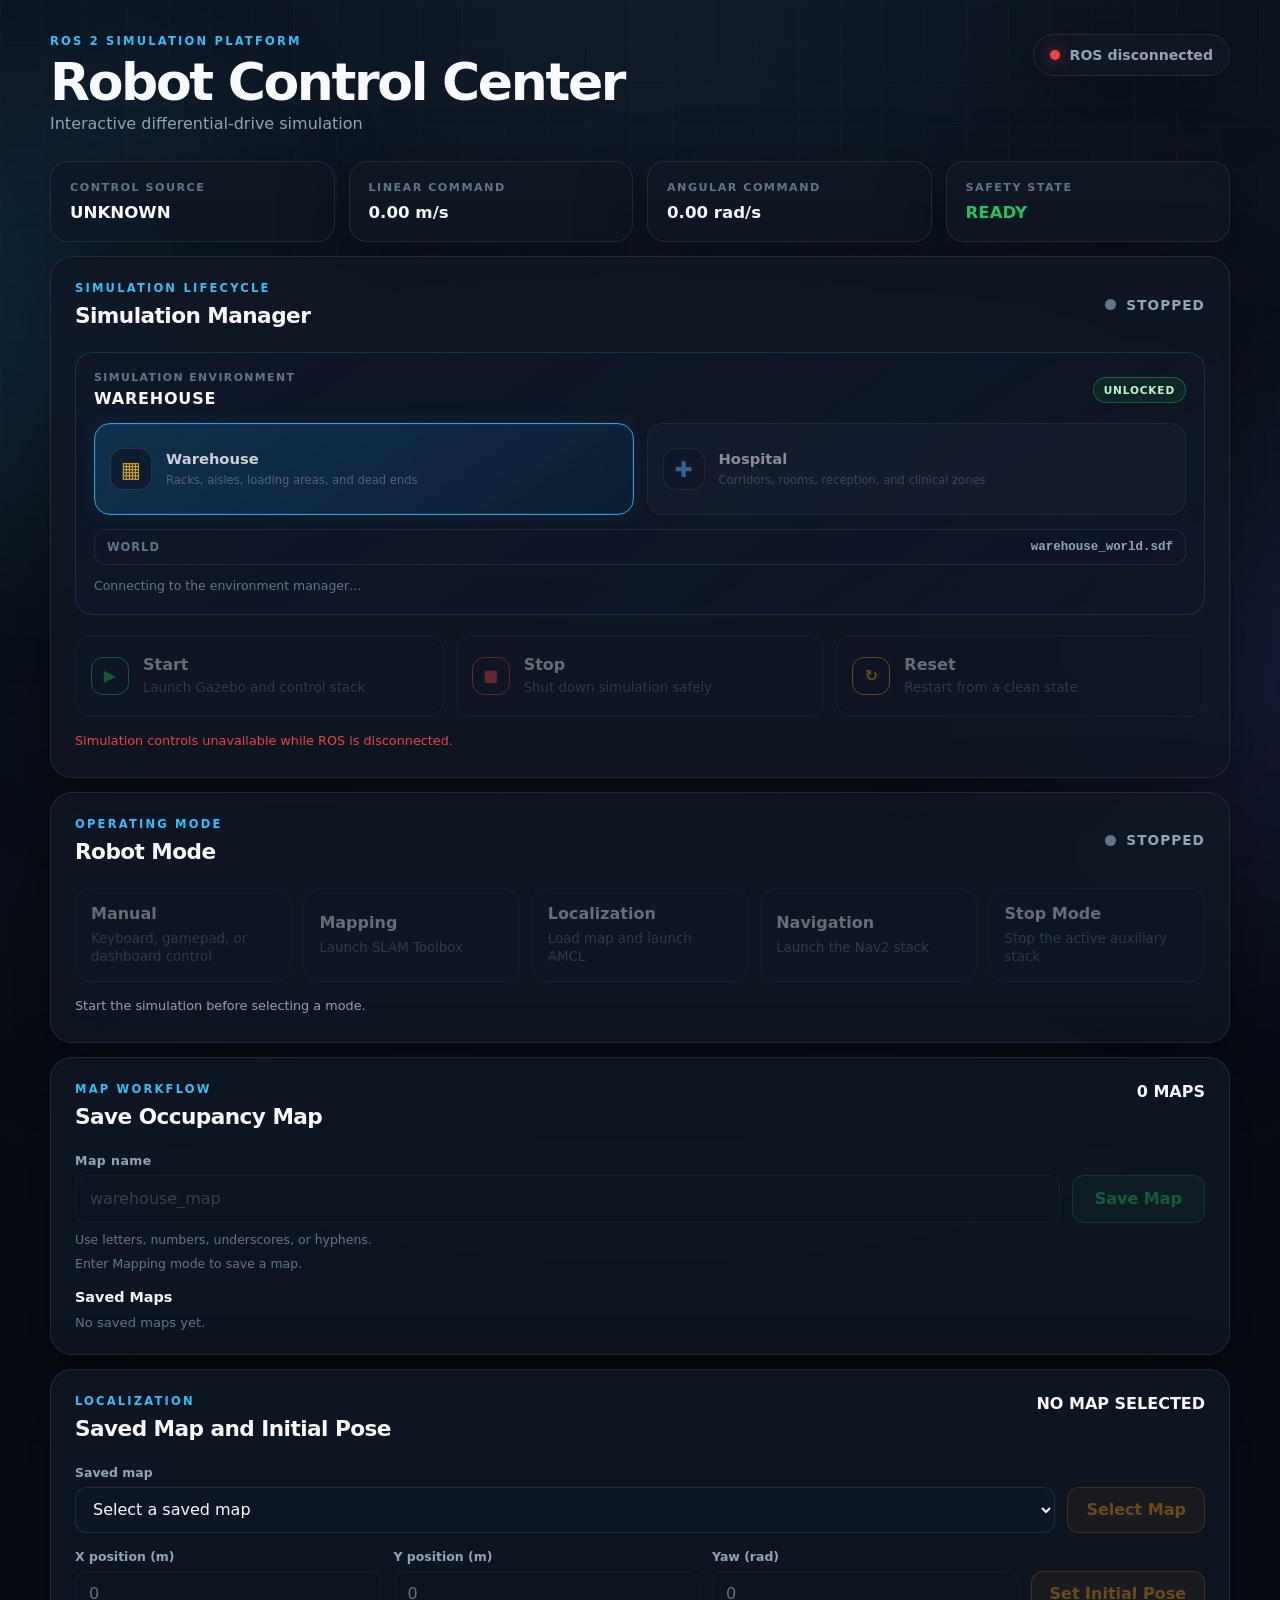
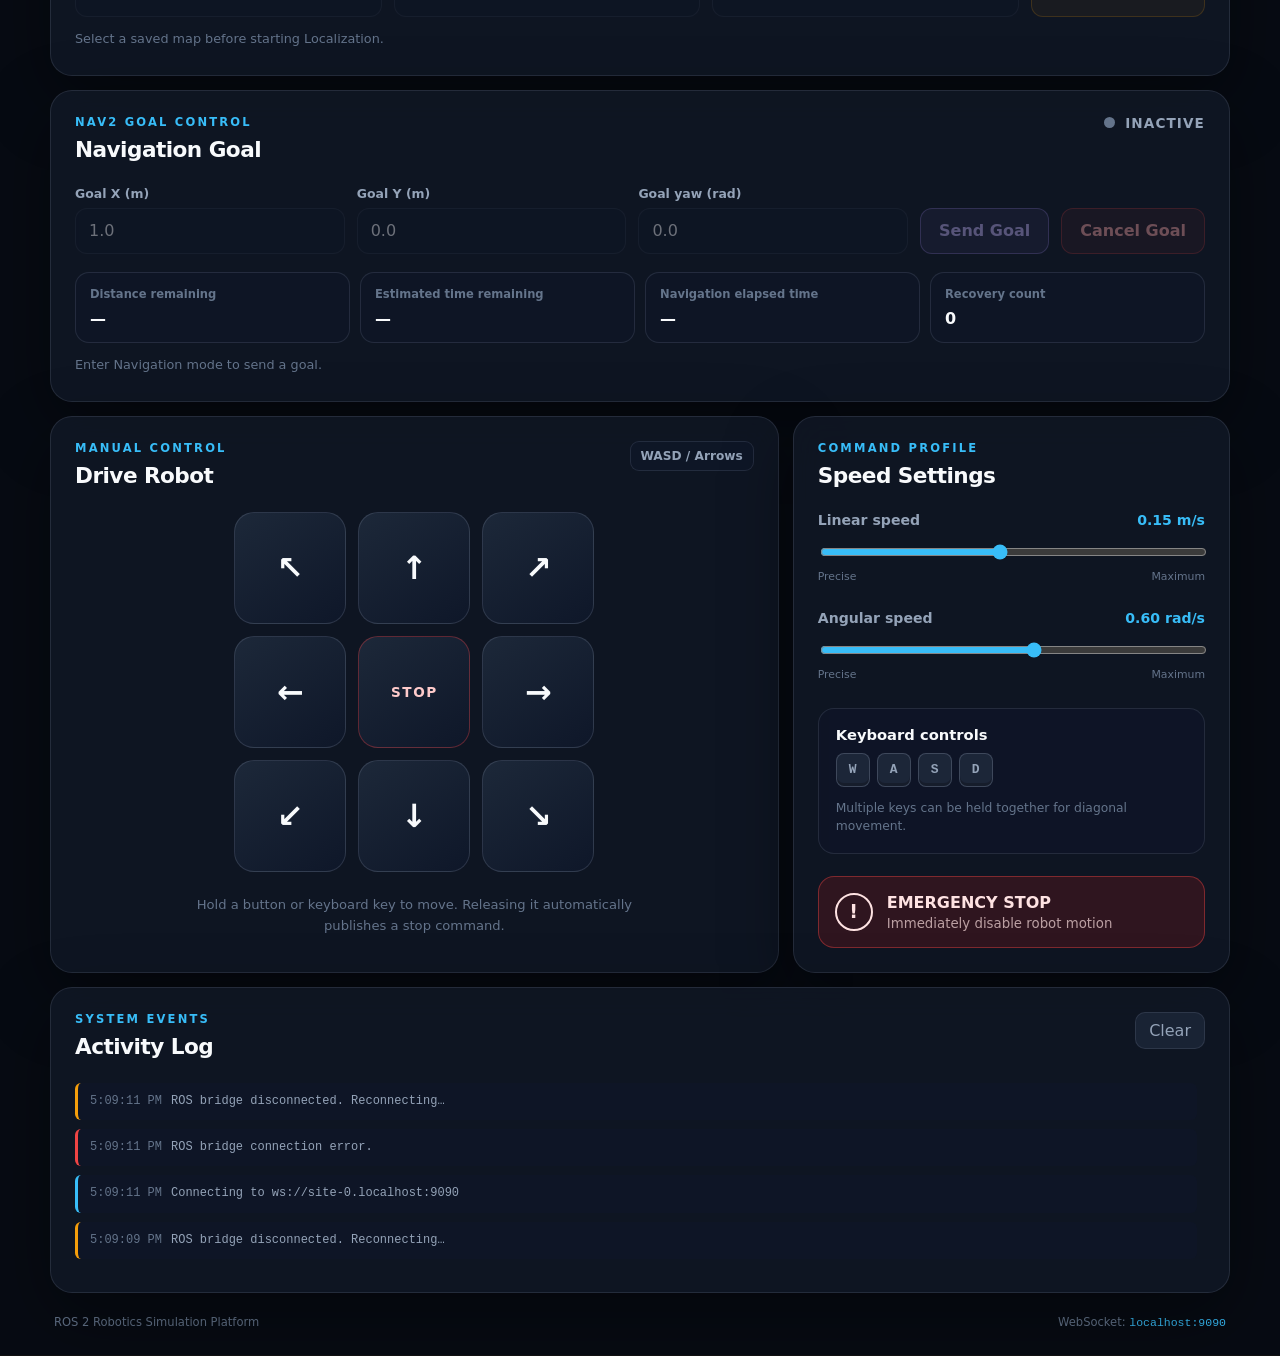
<file: ros2_ws/src/cpp_robotics_sim_ros/web/dashboard/index.html>
<!doctype html>
<html lang="en">
<head>
  <meta charset="utf-8">
  <meta
    name="viewport"
    content="width=device-width, initial-scale=1"
  >

  <title>Robotics Simulation Control Center</title>

  <link rel="stylesheet" href="styles.css">
</head>

<body>
  <div class="background-grid"></div>
  <div class="background-glow background-glow-left"></div>
  <div class="background-glow background-glow-right"></div>

  <main class="app-shell">
    <header class="topbar">
      <div>
        <p class="eyebrow">ROS 2 SIMULATION PLATFORM</p>
        <h1>Robot Control Center</h1>
        <p class="subtitle">
          Interactive differential-drive simulation
        </p>
      </div>

      <div class="header-status">
        <div class="status-pill">
          <span
            id="connectionIndicator"
            class="status-indicator disconnected"
          ></span>

          <span id="connectionText">
            Connecting to ROS…
          </span>
        </div>
      </div>
    </header>

    <section class="status-grid">
      <article class="status-card">
        <span class="card-label">CONTROL SOURCE</span>
        <strong id="activeSource" class="status-value">
          UNKNOWN
        </strong>
      </article>

      <article class="status-card">
        <span class="card-label">LINEAR COMMAND</span>
        <strong id="linearCommand" class="status-value">
          0.00 m/s
        </strong>
      </article>

      <article class="status-card">
        <span class="card-label">ANGULAR COMMAND</span>
        <strong id="angularCommand" class="status-value">
          0.00 rad/s
        </strong>
      </article>

      <article class="status-card">
        <span class="card-label">SAFETY STATE</span>
        <strong id="safetyState" class="status-value safe">
          READY
        </strong>
      </article>
    </section>

    <section class="panel simulation-panel">
      <div class="panel-heading simulation-heading">
        <div>
          <p class="eyebrow">SIMULATION LIFECYCLE</p>
          <h2>Simulation Manager</h2>
        </div>

        <div class="simulation-state-wrapper">
          <span
            id="simulationStateIndicator"
            class="simulation-state-indicator stopped"
          ></span>

          <strong id="simulationState">
            STOPPED
          </strong>
        </div>
      </div>

      <div class="environment-selector">
        <div class="environment-selector-heading">
          <div>
            <span class="environment-label">
              SIMULATION ENVIRONMENT
            </span>

            <strong id="selectedEnvironmentLabel">
              WAREHOUSE
            </strong>
          </div>

          <span
            id="environmentLockBadge"
            class="environment-lock-badge unlocked"
          >
            UNLOCKED
          </span>
        </div>

        <div class="environment-options">
          <button
            id="warehouseEnvironmentButton"
            class="environment-button warehouse active"
            type="button"
            data-environment="warehouse"
            disabled
          >
            <span class="environment-icon">▦</span>

            <span>
              <strong>Warehouse</strong>
              <small>
                Racks, aisles, loading areas, and dead ends
              </small>
            </span>
          </button>

          <button
            id="hospitalEnvironmentButton"
            class="environment-button hospital"
            type="button"
            data-environment="hospital"
            disabled
          >
            <span class="environment-icon">✚</span>

            <span>
              <strong>Hospital</strong>
              <small>
                Corridors, rooms, reception, and clinical zones
              </small>
            </span>
          </button>
        </div>

        <div class="environment-details">
          <span>
            World
          </span>

          <strong id="environmentWorldFile">
            warehouse_world.sdf
          </strong>
        </div>

        <p
          id="environmentMessage"
          class="environment-message"
        >
          Connecting to the environment manager…
        </p>
      </div>

      <div class="simulation-controls">
        <button
          id="startSimulationButton"
          class="lifecycle-button start"
          type="button"
        >
          <span class="lifecycle-icon">▶</span>
          <span>
            <strong>Start</strong>
            <small>Launch Gazebo and control stack</small>
          </span>
        </button>

        <button
          id="stopSimulationButton"
          class="lifecycle-button stop"
          type="button"
          disabled
        >
          <span class="lifecycle-icon">■</span>
          <span>
            <strong>Stop</strong>
            <small>Shut down simulation safely</small>
          </span>
        </button>

        <button
          id="resetSimulationButton"
          class="lifecycle-button reset"
          type="button"
          disabled
        >
          <span class="lifecycle-icon">↻</span>
          <span>
            <strong>Reset</strong>
            <small>Restart from a clean state</small>
          </span>
        </button>
      </div>

      <p id="simulationMessage" class="simulation-message">
        Simulation manager is ready.
      </p>
    </section>

    <section class="panel mode-panel">
      <div class="panel-heading mode-heading">
        <div>
          <p class="eyebrow">OPERATING MODE</p>
          <h2>Robot Mode</h2>
        </div>

        <div class="mode-state-wrapper">
          <span
            id="modeStateIndicator"
            class="mode-state-indicator stopped"
          ></span>

          <strong id="modeState">
            STOPPED
          </strong>
        </div>
      </div>

      <div class="mode-controls">
        <button
          id="manualModeButton"
          class="mode-button manual"
          type="button"
          disabled
        >
          <strong>Manual</strong>
          <small>Keyboard, gamepad, or dashboard control</small>
        </button>

        <button
          id="mappingModeButton"
          class="mode-button mapping"
          type="button"
          disabled
        >
          <strong>Mapping</strong>
          <small>Launch SLAM Toolbox</small>
        </button>

        <button
          id="localizationModeButton"
          class="mode-button localization"
          type="button"
          disabled
        >
          <strong>Localization</strong>
          <small>Load map and launch AMCL</small>
        </button>

        <button
          id="navigationModeButton"
          class="mode-button navigation"
          type="button"
          disabled
        >
          <strong>Navigation</strong>
          <small>Launch the Nav2 stack</small>
        </button>

        <button
          id="stopModeButton"
          class="mode-button stop"
          type="button"
          disabled
        >
          <strong>Stop Mode</strong>
          <small>Stop the active auxiliary stack</small>
        </button>
      </div>

      <p id="modeMessage" class="mode-message">
        Start the simulation before selecting a mode.
      </p>
    </section>

    <section
      id="mappingPanel"
      class="panel mapping-workflow-panel"
    >
      <div class="panel-heading">
        <div>
          <p class="eyebrow">MAP WORKFLOW</p>
          <h2>Save Occupancy Map</h2>
        </div>

        <strong id="savedMapCount">
          0 MAPS
        </strong>
      </div>

      <div class="map-save-controls">
        <label class="map-name-field">
          <span>Map name</span>

          <input
            id="mapNameInput"
            type="text"
            maxlength="64"
            placeholder="warehouse_map"
            autocomplete="off"
            disabled
          >
        </label>

        <button
          id="saveMapButton"
          class="save-map-button"
          type="button"
          disabled
        >
          Save Map
        </button>
      </div>

      <p class="map-name-help">
        Use letters, numbers, underscores, or hyphens.
      </p>

      <p
        id="mapSaveMessage"
        class="map-save-message"
      >
        Enter Mapping mode to save a map.
      </p>

      <div class="saved-map-list-wrapper">
        <h3>Saved Maps</h3>

        <div
          id="savedMapList"
          class="saved-map-list"
        >
          <p class="empty-map-list">
            No saved maps yet.
          </p>
        </div>
      </div>
    </section>

    <section class="panel localization-panel">
      <div class="panel-heading">
        <div>
          <p class="eyebrow">LOCALIZATION</p>
          <h2>Saved Map and Initial Pose</h2>
        </div>

        <strong id="selectedMapLabel">
          NO MAP SELECTED
        </strong>
      </div>

      <div class="localization-map-row">
        <label>
          <span>Saved map</span>

          <select id="localizationMapSelect">
            <option value="">
              Select a saved map
            </option>
          </select>
        </label>

        <button
          id="selectLocalizationMapButton"
          type="button"
          disabled
        >
          Select Map
        </button>
      </div>

      <div class="initial-pose-grid">
        <label>
          <span>X position (m)</span>
          <input
            id="initialPoseX"
            type="number"
            value="0"
            step="0.1"
            disabled
          >
        </label>

        <label>
          <span>Y position (m)</span>
          <input
            id="initialPoseY"
            type="number"
            value="0"
            step="0.1"
            disabled
          >
        </label>

        <label>
          <span>Yaw (rad)</span>
          <input
            id="initialPoseYaw"
            type="number"
            value="0"
            step="0.1"
            disabled
          >
        </label>

        <button
          id="setInitialPoseButton"
          type="button"
          disabled
        >
          Set Initial Pose
        </button>
      </div>

      <p
        id="localizationMessage"
        class="localization-message"
      >
        Select a saved map before starting Localization.
      </p>
    </section>

    <section class="panel navigation-goal-panel">
      <div class="panel-heading">
        <div>
          <p class="eyebrow">NAV2 GOAL CONTROL</p>
          <h2>Navigation Goal</h2>
        </div>

        <div class="navigation-state-wrapper">
          <span
            id="navigationStateIndicator"
            class="navigation-state-indicator inactive"
          ></span>

          <strong id="navigationGoalState">
            INACTIVE
          </strong>
        </div>
      </div>

      <div class="navigation-goal-grid">
        <label>
          <span>Goal X (m)</span>
          <input
            id="navigationGoalX"
            type="number"
            value="1.0"
            step="0.1"
            disabled
          >
        </label>

        <label>
          <span>Goal Y (m)</span>
          <input
            id="navigationGoalY"
            type="number"
            value="0.0"
            step="0.1"
            disabled
          >
        </label>

        <label>
          <span>Goal yaw (rad)</span>
          <input
            id="navigationGoalYaw"
            type="number"
            value="0.0"
            step="0.1"
            disabled
          >
        </label>

        <button
          id="sendNavigationGoalButton"
          class="send-navigation-goal-button"
          type="button"
          disabled
        >
          Send Goal
        </button>

        <button
          id="cancelNavigationGoalButton"
          class="cancel-navigation-goal-button"
          type="button"
          disabled
        >
          Cancel Goal
        </button>
      </div>

      <div class="navigation-feedback-grid">
        <article class="navigation-feedback-card">
          <span>Distance remaining</span>
          <strong id="navigationDistanceRemaining">
            —
          </strong>
        </article>

        <article class="navigation-feedback-card">
          <span>Estimated time remaining</span>
          <strong id="navigationEstimatedTime">
            —
          </strong>
        </article>

        <article class="navigation-feedback-card">
          <span>Navigation elapsed time</span>
          <strong id="navigationElapsedTime">
            —
          </strong>
        </article>

        <article class="navigation-feedback-card">
          <span>Recovery count</span>
          <strong id="navigationRecoveryCount">
            0
          </strong>
        </article>
      </div>

      <p
        id="navigationGoalMessage"
        class="navigation-goal-message"
      >
        Enter Navigation mode to send a goal.
      </p>
    </section>

    <section class="main-grid">
      <article class="panel drive-panel">
        <div class="panel-heading">
          <div>
            <p class="eyebrow">MANUAL CONTROL</p>
            <h2>Drive Robot</h2>
          </div>

          <span class="keyboard-hint">
            WASD / Arrows
          </span>
        </div>

        <div
          id="drivePad"
          class="drive-pad"
          aria-label="Robot drive controls"
        >
          <button
            class="drive-button diagonal"
            data-linear="1"
            data-angular="1"
            aria-label="Forward left"
          >
            ↖
          </button>

          <button
            class="drive-button forward"
            data-linear="1"
            data-angular="0"
            aria-label="Forward"
          >
            ↑
          </button>

          <button
            class="drive-button diagonal"
            data-linear="1"
            data-angular="-1"
            aria-label="Forward right"
          >
            ↗
          </button>

          <button
            class="drive-button turn"
            data-linear="0"
            data-angular="1"
            aria-label="Rotate left"
          >
            ←
          </button>

          <button
            id="stopButton"
            class="drive-button stop-button"
            aria-label="Stop"
          >
            STOP
          </button>

          <button
            class="drive-button turn"
            data-linear="0"
            data-angular="-1"
            aria-label="Rotate right"
          >
            →
          </button>

          <button
            class="drive-button diagonal"
            data-linear="-1"
            data-angular="-1"
            aria-label="Reverse left"
          >
            ↙
          </button>

          <button
            class="drive-button reverse"
            data-linear="-1"
            data-angular="0"
            aria-label="Reverse"
          >
            ↓
          </button>

          <button
            class="drive-button diagonal"
            data-linear="-1"
            data-angular="1"
            aria-label="Reverse right"
          >
            ↘
          </button>
        </div>

        <p class="drive-help">
          Hold a button or keyboard key to move. Releasing it
          automatically publishes a stop command.
        </p>
      </article>

      <article class="panel settings-panel">
        <div class="panel-heading">
          <div>
            <p class="eyebrow">COMMAND PROFILE</p>
            <h2>Speed Settings</h2>
          </div>
        </div>

        <div class="slider-group">
          <div class="slider-header">
            <label for="linearSpeed">
              Linear speed
            </label>

            <output id="linearSpeedValue">
              0.15 m/s
            </output>
          </div>

          <input
            id="linearSpeed"
            type="range"
            min="0.02"
            max="0.30"
            step="0.01"
            value="0.15"
          >

          <div class="range-labels">
            <span>Precise</span>
            <span>Maximum</span>
          </div>
        </div>

        <div class="slider-group">
          <div class="slider-header">
            <label for="angularSpeed">
              Angular speed
            </label>

            <output id="angularSpeedValue">
              0.60 rad/s
            </output>
          </div>

          <input
            id="angularSpeed"
            type="range"
            min="0.10"
            max="1.00"
            step="0.05"
            value="0.60"
          >

          <div class="range-labels">
            <span>Precise</span>
            <span>Maximum</span>
          </div>
        </div>

        <div class="keyboard-card">
          <h3>Keyboard controls</h3>

          <div class="key-row">
            <span class="key">W</span>
            <span class="key">A</span>
            <span class="key">S</span>
            <span class="key">D</span>
          </div>

          <p>
            Multiple keys can be held together for diagonal
            movement.
          </p>
        </div>

        <button
          id="emergencyStopButton"
          class="emergency-button"
          type="button"
        >
          <span class="emergency-icon">!</span>

          <span>
            <strong id="emergencyButtonTitle">
              EMERGENCY STOP
            </strong>

            <small id="emergencyButtonSubtitle">
              Immediately disable robot motion
            </small>
          </span>
        </button>
      </article>
    </section>

    <section class="panel event-panel">
      <div class="panel-heading">
        <div>
          <p class="eyebrow">SYSTEM EVENTS</p>
          <h2>Activity Log</h2>
        </div>

        <button
          id="clearLogButton"
          class="secondary-button"
          type="button"
        >
          Clear
        </button>
      </div>

      <div id="eventLog" class="event-log">
        <p class="event-entry info">
          Dashboard initialized.
        </p>
      </div>
    </section>

    <footer>
      <span>ROS 2 Robotics Simulation Platform</span>
      <span>WebSocket: <code>localhost:9090</code></span>
    </footer>
  </main>

  <script src="app.js"></script>
</body>
</html>
</file>
<file: ros2_ws/src/cpp_robotics_sim_ros/web/dashboard/styles.css>
:root {
  color-scheme: dark;

  --background: #070b13;
  --surface: rgba(16, 23, 37, 0.88);
  --surface-hover: rgba(24, 35, 54, 0.95);
  --surface-border: rgba(148, 163, 184, 0.16);

  --text-primary: #f8fafc;
  --text-secondary: #94a3b8;
  --text-muted: #64748b;

  --accent: #38bdf8;
  --accent-strong: #0ea5e9;
  --accent-soft: rgba(56, 189, 248, 0.14);

  --success: #22c55e;
  --warning: #f59e0b;
  --danger: #ef4444;
  --danger-strong: #dc2626;

  --shadow:
    0 24px 70px rgba(0, 0, 0, 0.38);

  font-family:
    Inter,
    ui-sans-serif,
    system-ui,
    -apple-system,
    BlinkMacSystemFont,
    "Segoe UI",
    sans-serif;
}

* {
  box-sizing: border-box;
}

html {
  min-height: 100%;
}

body {
  min-height: 100vh;
  margin: 0;
  overflow-x: hidden;
  background:
    radial-gradient(
      circle at top,
      #101a2a 0,
      var(--background) 45%
    );
  color: var(--text-primary);
}

button,
input {
  font: inherit;
}

button {
  user-select: none;
  -webkit-user-select: none;
  touch-action: none;
}

.background-grid {
  position: fixed;
  inset: 0;
  z-index: -3;
  background-image:
    linear-gradient(
      rgba(56, 189, 248, 0.035) 1px,
      transparent 1px
    ),
    linear-gradient(
      90deg,
      rgba(56, 189, 248, 0.035) 1px,
      transparent 1px
    );
  background-size: 42px 42px;
  mask-image:
    linear-gradient(to bottom, black, transparent 85%);
}

.background-glow {
  position: fixed;
  z-index: -2;
  width: 420px;
  height: 420px;
  border-radius: 50%;
  filter: blur(110px);
  opacity: 0.12;
}

.background-glow-left {
  top: 10%;
  left: -180px;
  background: var(--accent);
}

.background-glow-right {
  right: -180px;
  bottom: 0;
  background: #6366f1;
}

.app-shell {
  width: min(1180px, calc(100% - 32px));
  margin: 0 auto;
  padding: 34px 0 26px;
}

.topbar {
  display: flex;
  align-items: flex-start;
  justify-content: space-between;
  gap: 24px;
  margin-bottom: 28px;
}

.eyebrow {
  margin: 0 0 8px;
  color: var(--accent);
  font-size: 0.72rem;
  font-weight: 800;
  letter-spacing: 0.19em;
}

h1,
h2,
h3,
p {
  margin-top: 0;
}

h1 {
  margin-bottom: 6px;
  font-size: clamp(2rem, 5vw, 3.25rem);
  line-height: 1;
  letter-spacing: -0.045em;
}

h2 {
  margin-bottom: 0;
  font-size: 1.35rem;
  letter-spacing: -0.025em;
}

h3 {
  margin-bottom: 10px;
}

.subtitle {
  margin-bottom: 0;
  color: var(--text-secondary);
}

.header-status {
  display: flex;
  align-items: center;
}

.status-pill {
  display: flex;
  align-items: center;
  gap: 10px;
  min-width: 190px;
  padding: 12px 16px;
  border: 1px solid var(--surface-border);
  border-radius: 999px;
  background: var(--surface);
  box-shadow: var(--shadow);
  color: var(--text-secondary);
  font-size: 0.88rem;
  font-weight: 700;
}

.status-indicator {
  width: 10px;
  height: 10px;
  border-radius: 50%;
}

.status-indicator.connected {
  background: var(--success);
  box-shadow: 0 0 15px rgba(34, 197, 94, 0.75);
}

.status-indicator.connecting {
  background: var(--warning);
  box-shadow: 0 0 15px rgba(245, 158, 11, 0.65);
}

.status-indicator.disconnected {
  background: var(--danger);
  box-shadow: 0 0 15px rgba(239, 68, 68, 0.65);
}

.status-grid {
  display: grid;
  grid-template-columns: repeat(4, 1fr);
  gap: 14px;
  margin-bottom: 14px;
}

.status-card,
.panel {
  border: 1px solid var(--surface-border);
  background: var(--surface);
  backdrop-filter: blur(18px);
  box-shadow: var(--shadow);
}

.status-card {
  padding: 19px;
  border-radius: 18px;
}

.card-label {
  display: block;
  margin-bottom: 9px;
  color: var(--text-muted);
  font-size: 0.7rem;
  font-weight: 800;
  letter-spacing: 0.13em;
}

.status-value {
  color: var(--text-primary);
  font-size: 1.04rem;
}

.status-value.safe {
  color: var(--success);
}

.status-value.danger {
  color: var(--danger);
}

.main-grid {
  display: grid;
  grid-template-columns: minmax(0, 1.25fr) minmax(320px, 0.75fr);
  gap: 14px;
}

.panel {
  border-radius: 22px;
  padding: 24px;
}

.panel-heading {
  display: flex;
  align-items: flex-start;
  justify-content: space-between;
  gap: 16px;
  margin-bottom: 24px;
}

.keyboard-hint {
  padding: 7px 10px;
  border: 1px solid var(--surface-border);
  border-radius: 9px;
  background: rgba(15, 23, 42, 0.7);
  color: var(--text-secondary);
  font-size: 0.76rem;
  font-weight: 700;
}

.drive-pad {
  display: grid;
  grid-template-columns: repeat(3, minmax(74px, 112px));
  justify-content: center;
  gap: 12px;
}

.drive-button {
  aspect-ratio: 1;
  border: 1px solid rgba(148, 163, 184, 0.20);
  border-radius: 20px;
  background:
    linear-gradient(
      145deg,
      rgba(30, 41, 59, 0.95),
      rgba(15, 23, 42, 0.95)
    );
  color: var(--text-primary);
  cursor: pointer;
  font-size: 2rem;
  font-weight: 700;
  transition:
    transform 100ms ease,
    border-color 100ms ease,
    background 100ms ease,
    box-shadow 100ms ease;
}

.drive-button:hover {
  border-color: rgba(56, 189, 248, 0.5);
  background: var(--surface-hover);
  box-shadow: 0 0 28px rgba(56, 189, 248, 0.08);
}

.drive-button:active,
.drive-button.active {
  transform: scale(0.94);
  border-color: var(--accent);
  background:
    linear-gradient(
      145deg,
      rgba(14, 165, 233, 0.34),
      rgba(2, 132, 199, 0.18)
    );
  box-shadow:
    0 0 28px rgba(56, 189, 248, 0.22);
}

.stop-button {
  border-color: rgba(239, 68, 68, 0.35);
  color: #fecaca;
  font-size: 0.85rem;
  letter-spacing: 0.11em;
}

.stop-button:hover,
.stop-button:active {
  border-color: var(--danger);
  background: rgba(127, 29, 29, 0.42);
  box-shadow: 0 0 28px rgba(239, 68, 68, 0.16);
}

.drive-help {
  max-width: 480px;
  margin: 22px auto 0;
  color: var(--text-muted);
  font-size: 0.82rem;
  line-height: 1.6;
  text-align: center;
}

.slider-group {
  margin-bottom: 27px;
}

.slider-header {
  display: flex;
  justify-content: space-between;
  gap: 15px;
  margin-bottom: 14px;
  color: var(--text-secondary);
  font-size: 0.88rem;
  font-weight: 700;
}

.slider-header output {
  color: var(--accent);
}

input[type="range"] {
  width: 100%;
  accent-color: var(--accent);
  cursor: pointer;
}

.range-labels {
  display: flex;
  justify-content: space-between;
  margin-top: 6px;
  color: var(--text-muted);
  font-size: 0.68rem;
}

.keyboard-card {
  margin: 8px 0 22px;
  padding: 17px;
  border: 1px solid var(--surface-border);
  border-radius: 16px;
  background: rgba(15, 23, 42, 0.56);
}

.keyboard-card h3 {
  font-size: 0.92rem;
}

.keyboard-card p {
  margin: 12px 0 0;
  color: var(--text-muted);
  font-size: 0.77rem;
  line-height: 1.5;
}

.key-row {
  display: flex;
  gap: 7px;
}

.key {
  display: grid;
  width: 34px;
  height: 34px;
  place-items: center;
  border: 1px solid rgba(148, 163, 184, 0.28);
  border-radius: 8px;
  background: rgba(30, 41, 59, 0.9);
  color: var(--text-secondary);
  font-family: monospace;
  font-weight: 800;
  box-shadow: inset 0 -3px rgba(0, 0, 0, 0.22);
}

.emergency-button {
  display: flex;
  width: 100%;
  align-items: center;
  gap: 14px;
  padding: 16px;
  border: 1px solid rgba(239, 68, 68, 0.42);
  border-radius: 16px;
  background: rgba(127, 29, 29, 0.30);
  color: #fee2e2;
  cursor: pointer;
  text-align: left;
  transition:
    background 120ms ease,
    transform 120ms ease,
    box-shadow 120ms ease;
}

.emergency-button:hover {
  background: rgba(153, 27, 27, 0.46);
  box-shadow: 0 0 28px rgba(239, 68, 68, 0.13);
}

.emergency-button:active {
  transform: scale(0.98);
}

.emergency-button.engaged {
  border-color: var(--danger);
  background: var(--danger-strong);
  box-shadow: 0 0 30px rgba(239, 68, 68, 0.28);
}

.emergency-button small {
  display: block;
  margin-top: 4px;
  color: rgba(254, 226, 226, 0.68);
}

.emergency-icon {
  display: grid;
  flex: 0 0 38px;
  height: 38px;
  place-items: center;
  border: 2px solid currentColor;
  border-radius: 50%;
  font-size: 1.2rem;
  font-weight: 900;
}

.event-panel {
  margin-top: 14px;
}

.secondary-button {
  padding: 8px 13px;
  border: 1px solid var(--surface-border);
  border-radius: 10px;
  background: rgba(30, 41, 59, 0.75);
  color: var(--text-secondary);
  cursor: pointer;
}

.event-log {
  max-height: 185px;
  overflow-y: auto;
  padding-right: 8px;
}

.event-entry {
  margin-bottom: 9px;
  padding: 10px 12px;
  border-left: 3px solid var(--accent);
  border-radius: 6px;
  background: rgba(15, 23, 42, 0.55);
  color: var(--text-secondary);
  font-family:
    "SFMono-Regular",
    Consolas,
    monospace;
  font-size: 0.75rem;
  line-height: 1.45;
}

.event-entry.success {
  border-left-color: var(--success);
}

.event-entry.warning {
  border-left-color: var(--warning);
}

.event-entry.danger {
  border-left-color: var(--danger);
}

.event-time {
  margin-right: 9px;
  color: var(--text-muted);
}

footer {
  display: flex;
  justify-content: space-between;
  gap: 18px;
  padding: 22px 4px 0;
  color: var(--text-muted);
  font-size: 0.72rem;
}

code {
  color: var(--accent);
}

@media (max-width: 900px) {
  .status-grid {
    grid-template-columns: repeat(2, 1fr);
  }

  .main-grid {
    grid-template-columns: 1fr;
  }
}

@media (max-width: 580px) {
  .app-shell {
    width: min(100% - 20px, 1180px);
    padding-top: 20px;
  }

  .topbar {
    flex-direction: column;
  }

  .header-status,
  .status-pill {
    width: 100%;
  }

  .status-grid {
    grid-template-columns: 1fr;
  }

  .panel {
    padding: 18px;
  }

  .drive-pad {
    grid-template-columns: repeat(3, minmax(65px, 92px));
    gap: 8px;
  }

  .drive-button {
    border-radius: 16px;
  }

  footer {
    flex-direction: column;
  }
}
/* Simulation lifecycle panel */

.simulation-panel {
  margin-bottom: 14px;
}

.simulation-heading {
  align-items: center;
}

.simulation-state-wrapper {
  display: flex;
  align-items: center;
  gap: 10px;
  min-width: 130px;
  justify-content: flex-end;
  color: var(--text-secondary);
  font-size: 0.85rem;
  letter-spacing: 0.08em;
}

.simulation-state-indicator {
  width: 11px;
  height: 11px;
  border-radius: 50%;
  background: var(--text-muted);
}

.simulation-state-indicator.stopped {
  background: var(--text-muted);
}

.simulation-state-indicator.starting,
.simulation-state-indicator.stopping {
  background: var(--warning);
  box-shadow: 0 0 16px rgba(245, 158, 11, 0.7);
  animation: simulation-pulse 1s infinite;
}

.simulation-state-indicator.running {
  background: var(--success);
  box-shadow: 0 0 16px rgba(34, 197, 94, 0.7);
}

.simulation-state-indicator.error {
  background: var(--danger);
  box-shadow: 0 0 16px rgba(239, 68, 68, 0.7);
}

.simulation-controls {
  display: grid;
  grid-template-columns: repeat(3, 1fr);
  gap: 12px;
}

.lifecycle-button {
  display: flex;
  min-height: 82px;
  align-items: center;
  gap: 14px;
  padding: 15px;
  border: 1px solid var(--surface-border);
  border-radius: 16px;
  background: rgba(15, 23, 42, 0.65);
  color: var(--text-primary);
  cursor: pointer;
  text-align: left;
  transition:
    transform 120ms ease,
    border-color 120ms ease,
    background 120ms ease,
    opacity 120ms ease;
}

.lifecycle-button:hover:not(:disabled) {
  transform: translateY(-2px);
  border-color: rgba(56, 189, 248, 0.48);
  background: var(--surface-hover);
}

.lifecycle-button:active:not(:disabled) {
  transform: scale(0.98);
}

.lifecycle-button:disabled {
  cursor: not-allowed;
  opacity: 0.38;
}

.lifecycle-button.start:not(:disabled) {
  border-color: rgba(34, 197, 94, 0.38);
}

.lifecycle-button.stop:not(:disabled) {
  border-color: rgba(239, 68, 68, 0.38);
}

.lifecycle-button.reset:not(:disabled) {
  border-color: rgba(245, 158, 11, 0.38);
}

.lifecycle-icon {
  display: grid;
  flex: 0 0 38px;
  height: 38px;
  place-items: center;
  border: 1px solid currentColor;
  border-radius: 12px;
  color: var(--accent);
  font-weight: 900;
}

.lifecycle-button.start .lifecycle-icon {
  color: var(--success);
}

.lifecycle-button.stop .lifecycle-icon {
  color: var(--danger);
}

.lifecycle-button.reset .lifecycle-icon {
  color: var(--warning);
}

.lifecycle-button small {
  display: block;
  margin-top: 5px;
  color: var(--text-muted);
  line-height: 1.35;
}

.simulation-message {
  min-height: 20px;
  margin: 16px 0 0;
  color: var(--text-secondary);
  font-size: 0.8rem;
}

.simulation-message.success {
  color: var(--success);
}

.simulation-message.warning {
  color: var(--warning);
}

.simulation-message.danger {
  color: var(--danger);
}

@keyframes simulation-pulse {
  50% {
    opacity: 0.35;
  }
}

@media (max-width: 700px) {
  .simulation-controls {
    grid-template-columns: 1fr;
  }

  .simulation-heading {
    align-items: flex-start;
  }
}

/* Operating-mode panel */

.mode-panel {
  margin-bottom: 14px;
}

.mode-heading {
  align-items: center;
}

.mode-state-wrapper {
  display: flex;
  align-items: center;
  justify-content: flex-end;
  gap: 10px;
  min-width: 140px;
  color: var(--text-secondary);
  font-size: 0.85rem;
  letter-spacing: 0.08em;
}

.mode-state-indicator {
  width: 11px;
  height: 11px;
  border-radius: 50%;
  background: var(--text-muted);
}

.mode-state-indicator.stopped {
  background: var(--text-muted);
}

.mode-state-indicator.manual {
  background: var(--accent);
  box-shadow: 0 0 16px rgba(56, 189, 248, 0.7);
}

.mode-state-indicator.mapping {
  background: var(--success);
  box-shadow: 0 0 16px rgba(34, 197, 94, 0.7);
}

.mode-state-indicator.localization {
  background: var(--warning);
  box-shadow: 0 0 16px rgba(245, 158, 11, 0.7);
}

.mode-state-indicator.navigation {
  background: #a78bfa;
  box-shadow: 0 0 16px rgba(167, 139, 250, 0.7);
}

.mode-state-indicator.starting,
.mode-state-indicator.stopping {
  background: var(--warning);
  animation: mode-pulse 1s infinite;
}

.mode-state-indicator.error {
  background: var(--danger);
  box-shadow: 0 0 16px rgba(239, 68, 68, 0.7);
}

.mode-controls {
  display: grid;
  grid-template-columns: repeat(5, minmax(0, 1fr));
  gap: 12px;
}

.mode-button {
  min-height: 88px;
  padding: 15px;
  border: 1px solid var(--surface-border);
  border-radius: 16px;
  background: rgba(15, 23, 42, 0.65);
  color: var(--text-primary);
  cursor: pointer;
  text-align: left;
  transition:
    transform 120ms ease,
    border-color 120ms ease,
    background 120ms ease,
    opacity 120ms ease;
}

.mode-button:hover:not(:disabled) {
  transform: translateY(-2px);
  border-color: rgba(56, 189, 248, 0.48);
  background: var(--surface-hover);
}

.mode-button:active:not(:disabled) {
  transform: scale(0.98);
}

.mode-button:disabled {
  cursor: not-allowed;
  opacity: 0.38;
}

.mode-button.active {
  border-color: var(--accent);
  background: rgba(56, 189, 248, 0.12);
}

.mode-button.mapping.active {
  border-color: var(--success);
}

.mode-button.localization.active {
  border-color: var(--warning);
}

.mode-button.navigation.active {
  border-color: #a78bfa;
}

.mode-button.stop:not(:disabled) {
  border-color: rgba(239, 68, 68, 0.38);
}

.mode-button strong,
.mode-button small {
  display: block;
}

.mode-button small {
  margin-top: 7px;
  color: var(--text-muted);
  line-height: 1.35;
}

.mode-message {
  min-height: 20px;
  margin: 16px 0 0;
  color: var(--text-secondary);
  font-size: 0.8rem;
}

.mode-message.success {
  color: var(--success);
}

.mode-message.warning {
  color: var(--warning);
}

.mode-message.danger {
  color: var(--danger);
}

@keyframes mode-pulse {
  50% {
    opacity: 0.35;
  }
}

@media (max-width: 1100px) {
  .mode-controls {
    grid-template-columns: repeat(2, minmax(0, 1fr));
  }
}

@media (max-width: 700px) {
  .mode-controls {
    grid-template-columns: 1fr;
  }

  .mode-heading {
    align-items: flex-start;
  }
}

/* Localization workflow */

.localization-panel {
  margin-bottom: 14px;
}

.localization-map-row {
  display: grid;
  grid-template-columns: minmax(240px, 1fr) auto;
  gap: 12px;
  align-items: end;
}

.localization-map-row label,
.initial-pose-grid label {
  display: grid;
  gap: 7px;
}

.localization-map-row span,
.initial-pose-grid span {
  color: var(--text-secondary);
  font-size: 0.78rem;
  font-weight: 700;
}

.localization-map-row select,
.initial-pose-grid input {
  min-height: 46px;
  padding: 0 13px;
  border: 1px solid var(--surface-border);
  border-radius: 12px;
  background: rgba(15, 23, 42, 0.65);
  color: var(--text-primary);
  font: inherit;
}

.localization-map-row button,
.initial-pose-grid button {
  min-height: 46px;
  padding: 0 18px;
  border: 1px solid rgba(245, 158, 11, 0.45);
  border-radius: 12px;
  background: rgba(245, 158, 11, 0.12);
  color: var(--warning);
  cursor: pointer;
  font-weight: 800;
}

.localization-map-row button:disabled,
.initial-pose-grid button:disabled,
.localization-map-row select:disabled,
.initial-pose-grid input:disabled {
  cursor: not-allowed;
  opacity: 0.4;
}

.initial-pose-grid {
  display: grid;
  grid-template-columns:
    repeat(3, minmax(110px, 1fr))
    auto;
  gap: 12px;
  align-items: end;
  margin-top: 16px;
}

.localization-message {
  min-height: 20px;
  margin: 14px 0 0;
  color: var(--text-muted);
  font-size: 0.8rem;
}

.localization-message.success {
  color: var(--success);
}

.localization-message.warning {
  color: var(--warning);
}

.localization-message.danger {
  color: var(--danger);
}

@media (max-width: 850px) {
  .initial-pose-grid {
    grid-template-columns: 1fr 1fr;
  }
}

@media (max-width: 700px) {
  .localization-map-row,
  .initial-pose-grid {
    grid-template-columns: 1fr;
  }
}

/* Localization workflow */

.localization-panel {
  margin-bottom: 14px;
}

.localization-map-row {
  display: grid;
  grid-template-columns: minmax(240px, 1fr) auto;
  gap: 12px;
  align-items: end;
}

.localization-map-row label,
.initial-pose-grid label {
  display: grid;
  gap: 7px;
}

.localization-map-row span,
.initial-pose-grid span {
  color: var(--text-secondary);
  font-size: 0.78rem;
  font-weight: 700;
}

.localization-map-row select,
.initial-pose-grid input {
  min-height: 46px;
  padding: 0 13px;
  border: 1px solid var(--surface-border);
  border-radius: 12px;
  background: rgba(15, 23, 42, 0.65);
  color: var(--text-primary);
  font: inherit;
}

.localization-map-row button,
.initial-pose-grid button {
  min-height: 46px;
  padding: 0 18px;
  border: 1px solid rgba(245, 158, 11, 0.45);
  border-radius: 12px;
  background: rgba(245, 158, 11, 0.12);
  color: var(--warning);
  cursor: pointer;
  font-weight: 800;
}

.localization-map-row button:disabled,
.initial-pose-grid button:disabled,
.localization-map-row select:disabled,
.initial-pose-grid input:disabled {
  cursor: not-allowed;
  opacity: 0.4;
}

.initial-pose-grid {
  display: grid;
  grid-template-columns:
    repeat(3, minmax(110px, 1fr))
    auto;
  gap: 12px;
  align-items: end;
  margin-top: 16px;
}

.localization-message {
  min-height: 20px;
  margin: 14px 0 0;
  color: var(--text-muted);
  font-size: 0.8rem;
}

.localization-message.success {
  color: var(--success);
}

.localization-message.warning {
  color: var(--warning);
}

.localization-message.danger {
  color: var(--danger);
}

@media (max-width: 850px) {
  .initial-pose-grid {
    grid-template-columns: 1fr 1fr;
  }
}

@media (max-width: 700px) {
  .localization-map-row,
  .initial-pose-grid {
    grid-template-columns: 1fr;
  }
}


/* Mapping workflow */

.mapping-workflow-panel {
  margin-bottom: 14px;
}

.map-save-controls {
  display: grid;
  grid-template-columns: minmax(220px, 1fr) auto;
  gap: 12px;
  align-items: end;
}

.map-name-field {
  display: grid;
  gap: 7px;
}

.map-name-field span {
  color: var(--text-secondary);
  font-size: 0.78rem;
  font-weight: 700;
  letter-spacing: 0.04em;
}

.map-name-field input {
  width: 100%;
  min-height: 48px;
  padding: 0 14px;
  border: 1px solid var(--surface-border);
  border-radius: 12px;
  background: rgba(15, 23, 42, 0.65);
  color: var(--text-primary);
  font: inherit;
  outline: none;
}

.map-name-field input:focus {
  border-color: var(--accent);
}

.map-name-field input:disabled {
  cursor: not-allowed;
  opacity: 0.45;
}

.save-map-button {
  min-height: 48px;
  padding: 0 22px;
  border: 1px solid rgba(34, 197, 94, 0.45);
  border-radius: 12px;
  background: rgba(34, 197, 94, 0.12);
  color: var(--success);
  cursor: pointer;
  font-weight: 800;
}

.save-map-button:hover:not(:disabled) {
  transform: translateY(-1px);
  background: rgba(34, 197, 94, 0.18);
}

.save-map-button:disabled {
  cursor: not-allowed;
  opacity: 0.4;
}

.map-name-help,
.map-save-message {
  margin: 9px 0 0;
  color: var(--text-muted);
  font-size: 0.78rem;
}

.map-save-message.success {
  color: var(--success);
}

.map-save-message.warning {
  color: var(--warning);
}

.map-save-message.danger {
  color: var(--danger);
}

.saved-map-list-wrapper {
  margin-top: 18px;
}

.saved-map-list-wrapper h3 {
  margin: 0 0 10px;
  font-size: 0.9rem;
}

.saved-map-list {
  display: grid;
  gap: 8px;
}

.saved-map-item {
  display: flex;
  align-items: center;
  justify-content: space-between;
  gap: 12px;
  padding: 11px 13px;
  border: 1px solid var(--surface-border);
  border-radius: 12px;
  background: rgba(15, 23, 42, 0.45);
}

.saved-map-item strong {
  overflow-wrap: anywhere;
}

.saved-map-item small {
  color: var(--text-muted);
}

.empty-map-list {
  margin: 0;
  color: var(--text-muted);
  font-size: 0.82rem;
}

@media (max-width: 700px) {
  .map-save-controls {
    grid-template-columns: 1fr;
  }
}

/* Navigation goal workflow */

.navigation-goal-panel {
  margin-bottom: 14px;
}

.navigation-state-wrapper {
  display: flex;
  align-items: center;
  justify-content: flex-end;
  gap: 10px;
  min-width: 170px;
  color: var(--text-secondary);
  font-size: 0.85rem;
  letter-spacing: 0.08em;
}

.navigation-state-indicator {
  width: 11px;
  height: 11px;
  border-radius: 50%;
  background: var(--text-muted);
}

.navigation-state-indicator.inactive,
.navigation-state-indicator.ready,
.navigation-state-indicator.idle {
  background: var(--text-muted);
}

.navigation-state-indicator.waiting_for_server,
.navigation-state-indicator.sending,
.navigation-state-indicator.accepted,
.navigation-state-indicator.navigating,
.navigation-state-indicator.canceling,
.navigation-state-indicator.cancel_pending {
  background: #a78bfa;
  box-shadow: 0 0 16px rgba(167, 139, 250, 0.7);
  animation: navigation-pulse 1s infinite;
}

.navigation-state-indicator.succeeded {
  background: var(--success);
  box-shadow: 0 0 16px rgba(34, 197, 94, 0.7);
}

.navigation-state-indicator.canceled {
  background: var(--warning);
  box-shadow: 0 0 16px rgba(245, 158, 11, 0.7);
}

.navigation-state-indicator.aborted,
.navigation-state-indicator.rejected,
.navigation-state-indicator.invalid_request,
.navigation-state-indicator.server_unavailable,
.navigation-state-indicator.error {
  background: var(--danger);
  box-shadow: 0 0 16px rgba(239, 68, 68, 0.7);
}

.navigation-goal-grid {
  display: grid;
  grid-template-columns:
    repeat(3, minmax(110px, 1fr))
    auto
    auto;
  gap: 12px;
  align-items: end;
}

.navigation-goal-grid label {
  display: grid;
  gap: 7px;
}

.navigation-goal-grid label span {
  color: var(--text-secondary);
  font-size: 0.78rem;
  font-weight: 700;
}

.navigation-goal-grid input {
  min-height: 46px;
  padding: 0 13px;
  border: 1px solid var(--surface-border);
  border-radius: 12px;
  outline: none;
  background: rgba(15, 23, 42, 0.65);
  color: var(--text-primary);
}

.navigation-goal-grid input:focus {
  border-color: #a78bfa;
}

.navigation-goal-grid input:disabled,
.navigation-goal-grid button:disabled {
  cursor: not-allowed;
  opacity: 0.4;
}

.send-navigation-goal-button,
.cancel-navigation-goal-button {
  min-height: 46px;
  padding: 0 18px;
  border-radius: 12px;
  cursor: pointer;
  font-weight: 800;
}

.send-navigation-goal-button {
  border: 1px solid rgba(167, 139, 250, 0.5);
  background: rgba(167, 139, 250, 0.14);
  color: #c4b5fd;
}

.send-navigation-goal-button:hover:not(:disabled) {
  background: rgba(167, 139, 250, 0.22);
}

.cancel-navigation-goal-button {
  border: 1px solid rgba(239, 68, 68, 0.45);
  background: rgba(239, 68, 68, 0.12);
  color: #fca5a5;
}

.cancel-navigation-goal-button:hover:not(:disabled) {
  background: rgba(239, 68, 68, 0.20);
}

.navigation-feedback-grid {
  display: grid;
  grid-template-columns: repeat(4, minmax(0, 1fr));
  gap: 10px;
  margin-top: 18px;
}

.navigation-feedback-card {
  padding: 14px;
  border: 1px solid var(--surface-border);
  border-radius: 14px;
  background: rgba(15, 23, 42, 0.48);
}

.navigation-feedback-card span {
  display: block;
  margin-bottom: 8px;
  color: var(--text-muted);
  font-size: 0.72rem;
  font-weight: 700;
}

.navigation-feedback-card strong {
  color: var(--text-primary);
  font-size: 1rem;
}

.navigation-goal-message {
  min-height: 20px;
  margin: 14px 0 0;
  color: var(--text-muted);
  font-size: 0.8rem;
}

.navigation-goal-message.success {
  color: var(--success);
}

.navigation-goal-message.warning {
  color: var(--warning);
}

.navigation-goal-message.danger {
  color: var(--danger);
}

@keyframes navigation-pulse {
  50% {
    opacity: 0.35;
  }
}

@media (max-width: 1000px) {
  .navigation-goal-grid {
    grid-template-columns:
      repeat(3, minmax(110px, 1fr));
  }

  .navigation-feedback-grid {
    grid-template-columns: repeat(2, 1fr);
  }
}

@media (max-width: 700px) {
  .navigation-goal-grid,
  .navigation-feedback-grid {
    grid-template-columns: 1fr;
  }

  .navigation-state-wrapper {
    min-width: auto;
  }
}

/* ====================================================================== */
/* Simulation environment selector                                        */
/* ====================================================================== */

.environment-selector {
  margin-bottom: 20px;
  padding: 18px;
  border: 1px solid rgba(56, 189, 248, 0.18);
  border-radius: 18px;
  background:
    linear-gradient(
      145deg,
      rgba(15, 23, 42, 0.76),
      rgba(15, 23, 42, 0.48)
    );
}

.environment-selector-heading {
  display: flex;
  align-items: center;
  justify-content: space-between;
  gap: 18px;
  margin-bottom: 15px;
}

.environment-selector-heading > div {
  display: grid;
  gap: 5px;
}

.environment-label {
  color: var(--text-muted);
  font-size: 0.68rem;
  font-weight: 800;
  letter-spacing: 0.13em;
}

#selectedEnvironmentLabel {
  color: var(--text-primary);
  font-size: 1rem;
  letter-spacing: 0.05em;
}

.environment-lock-badge {
  padding: 6px 10px;
  border: 1px solid;
  border-radius: 999px;
  font-size: 0.66rem;
  font-weight: 850;
  letter-spacing: 0.08em;
}

.environment-lock-badge.unlocked {
  border-color: rgba(34, 197, 94, 0.38);
  background: rgba(22, 101, 52, 0.22);
  color: #bbf7d0;
}

.environment-lock-badge.locked {
  border-color: rgba(245, 158, 11, 0.42);
  background: rgba(146, 64, 14, 0.24);
  color: #fde68a;
}

.environment-options {
  display: grid;
  grid-template-columns: repeat(2, minmax(0, 1fr));
  gap: 13px;
}

.environment-button {
  display: flex;
  min-height: 92px;
  align-items: center;
  gap: 14px;
  padding: 15px;
  border: 1px solid rgba(148, 163, 184, 0.20);
  border-radius: 16px;
  background: rgba(30, 41, 59, 0.68);
  color: var(--text-primary);
  cursor: pointer;
  text-align: left;
  transition:
    transform 120ms ease,
    border-color 120ms ease,
    background 120ms ease,
    box-shadow 120ms ease,
    opacity 120ms ease;
}

.environment-button:hover:not(:disabled) {
  transform: translateY(-2px);
  border-color: rgba(56, 189, 248, 0.52);
  background: rgba(30, 41, 59, 0.94);
  box-shadow: 0 10px 28px rgba(2, 132, 199, 0.12);
}

.environment-button.active {
  border-color: var(--accent);
  background:
    linear-gradient(
      145deg,
      rgba(14, 165, 233, 0.24),
      rgba(2, 132, 199, 0.10)
    );
  box-shadow:
    inset 0 0 0 1px rgba(56, 189, 248, 0.12),
    0 0 24px rgba(56, 189, 248, 0.10);
}

.environment-button:disabled {
  cursor: not-allowed;
  opacity: 0.52;
}

.environment-button.active:disabled {
  opacity: 0.82;
}

.environment-icon {
  display: grid;
  flex: 0 0 42px;
  height: 42px;
  place-items: center;
  border: 1px solid rgba(148, 163, 184, 0.24);
  border-radius: 13px;
  background: rgba(15, 23, 42, 0.72);
  font-size: 1.35rem;
}

.environment-button.warehouse .environment-icon {
  color: #fbbf24;
}

.environment-button.hospital .environment-icon {
  color: #60a5fa;
}

.environment-button strong,
.environment-button small {
  display: block;
}

.environment-button strong {
  margin-bottom: 5px;
  font-size: 0.92rem;
}

.environment-button small {
  color: var(--text-muted);
  font-size: 0.72rem;
  line-height: 1.45;
}

.environment-details {
  display: flex;
  align-items: center;
  justify-content: space-between;
  gap: 16px;
  margin-top: 14px;
  padding: 10px 12px;
  border: 1px solid rgba(148, 163, 184, 0.14);
  border-radius: 12px;
  background: rgba(15, 23, 42, 0.50);
}

.environment-details span {
  color: var(--text-muted);
  font-size: 0.72rem;
  font-weight: 750;
  letter-spacing: 0.08em;
  text-transform: uppercase;
}

.environment-details strong {
  overflow-wrap: anywhere;
  color: var(--text-secondary);
  font-family: monospace;
  font-size: 0.78rem;
}

.environment-message {
  margin: 12px 0 0;
  color: var(--text-muted);
  font-size: 0.78rem;
  line-height: 1.5;
}

.environment-message.success {
  color: #86efac;
}

.environment-message.warning {
  color: #fde68a;
}

.environment-message.danger {
  color: #fca5a5;
}

@media (max-width: 700px) {
  .environment-options {
    grid-template-columns: 1fr;
  }

  .environment-selector-heading,
  .environment-details {
    align-items: flex-start;
    flex-direction: column;
  }
}
</file>
